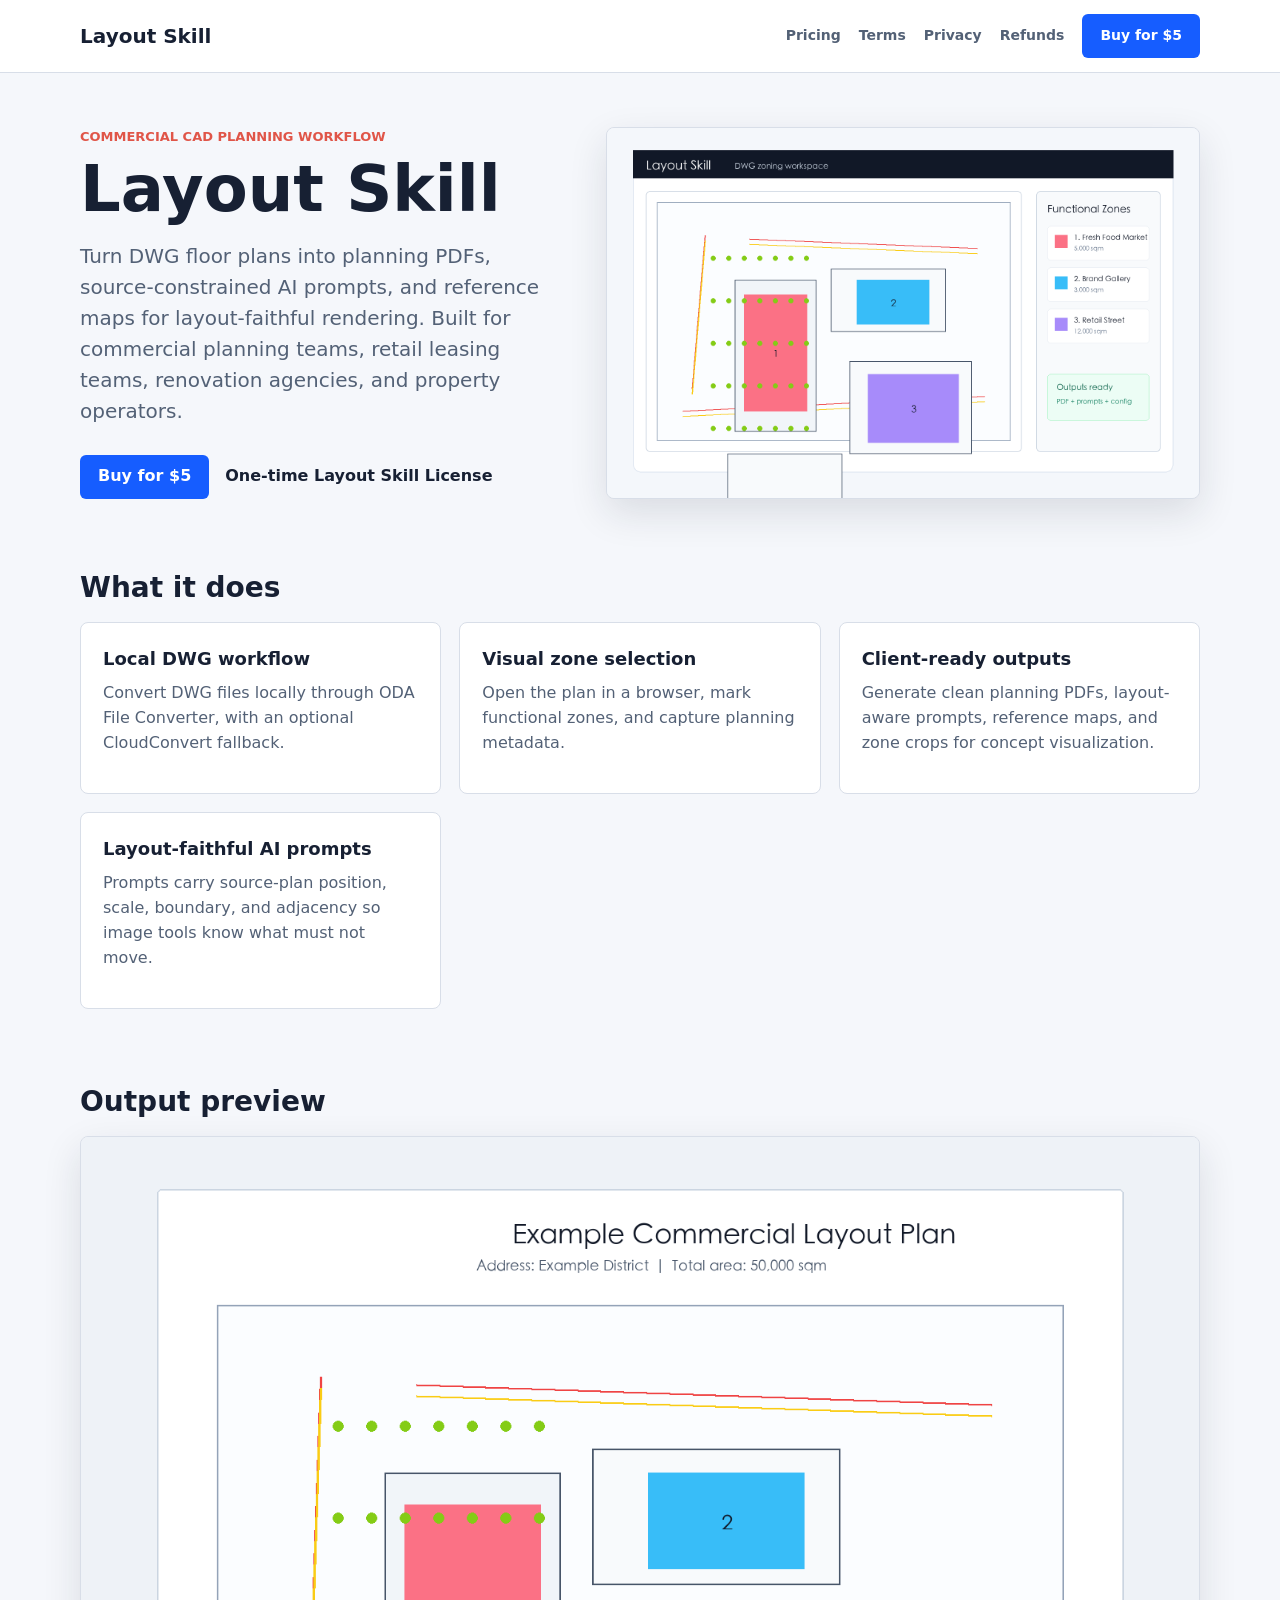
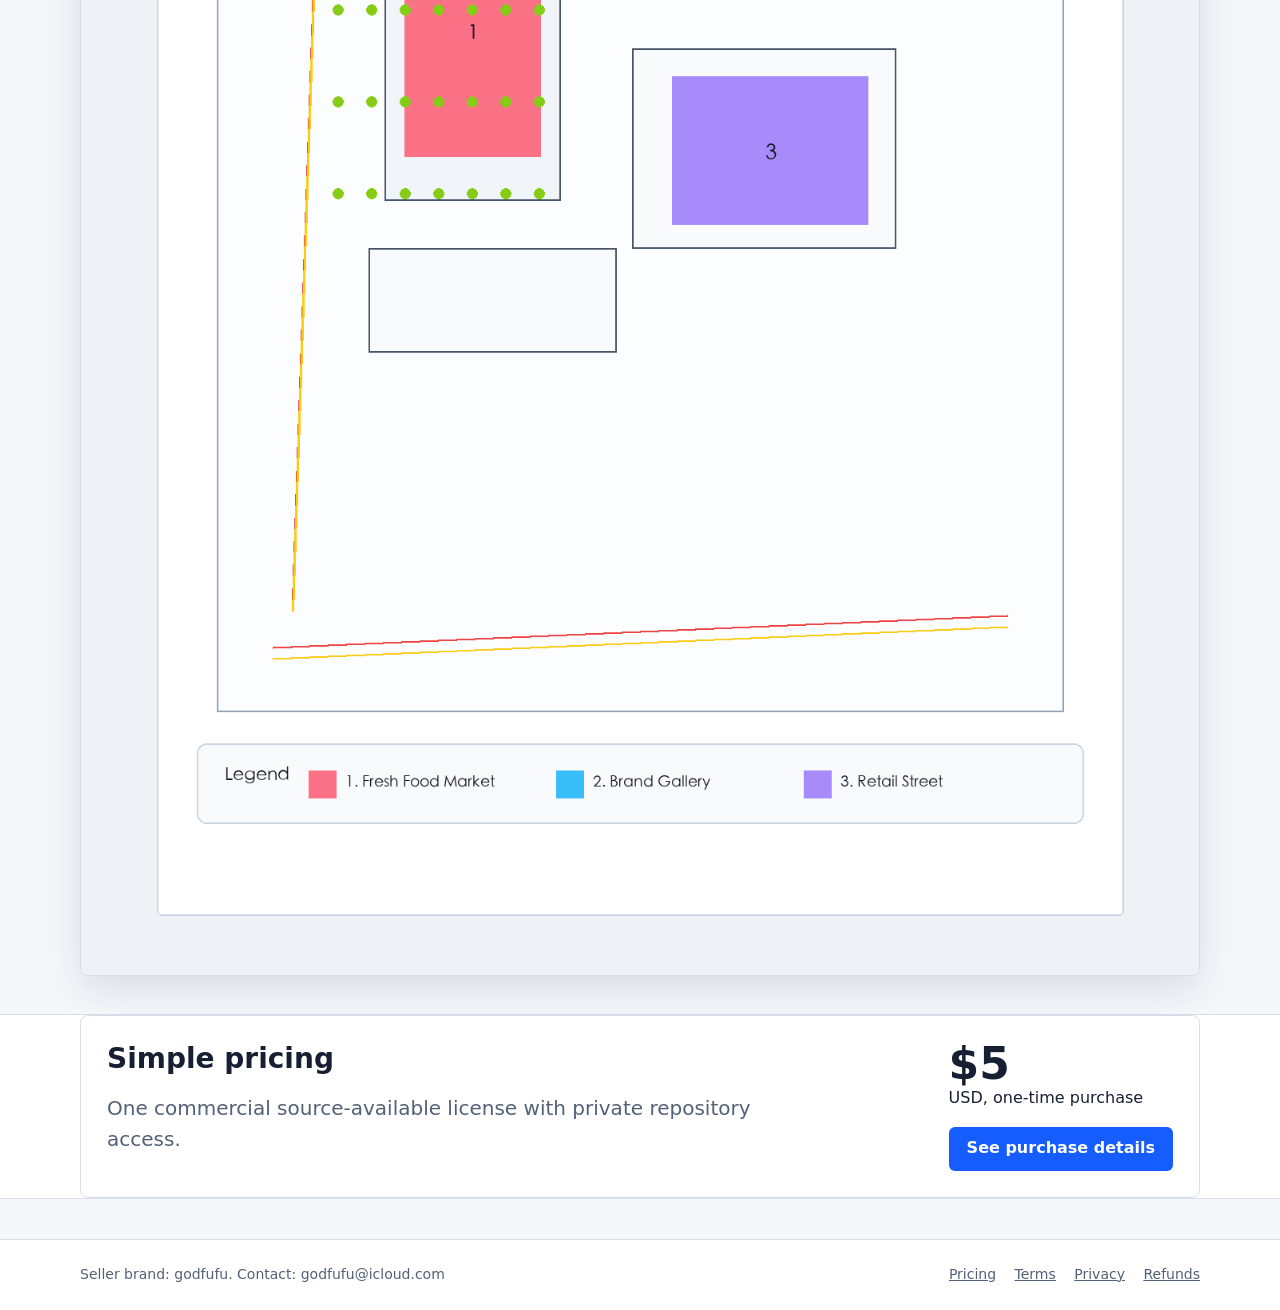
<file: index.html>
<!doctype html>
<html lang="en">
  <head>
    <meta charset="utf-8">
    <meta name="viewport" content="width=device-width, initial-scale=1">
    <title>Layout Skill - DWG Floor Plan Planning Tool</title>
    <meta name="description" content="Layout Skill turns DWG floor plans into planning PDFs, source-constrained AI prompts, and reference maps for layout-faithful rendering.">
    <link rel="stylesheet" href="styles.css">
  </head>
  <body>
    <header class="site-header">
      <nav class="nav" aria-label="Main navigation">
        <a class="brand" href="./">Layout Skill</a>
        <div class="nav-links">
          <a href="pricing/">Pricing</a>
          <a href="terms/">Terms</a>
          <a href="privacy/">Privacy</a>
          <a href="refund/">Refunds</a>
          <a class="button" href="pricing/">Buy for $5</a>
        </div>
      </nav>
    </header>

    <main>
      <section class="hero">
        <div>
          <div class="eyebrow">Commercial CAD planning workflow</div>
          <h1>Layout Skill</h1>
          <p class="lead">
            Turn DWG floor plans into planning PDFs, source-constrained AI prompts,
            and reference maps for layout-faithful rendering. Built for commercial
            planning teams, retail leasing teams, renovation agencies, and property operators.
          </p>
          <div class="hero-actions">
            <a class="button" href="pricing/">Buy for $5</a>
            <span class="price">One-time Layout Skill License</span>
          </div>
        </div>
        <div class="hero-media">
          <img src="assets/hero-screenshot.png" alt="Layout Skill interface with a floor plan and planning controls">
        </div>
      </section>

      <section class="section">
        <h2>What it does</h2>
        <div class="grid">
          <article class="card">
            <h3>Local DWG workflow</h3>
            <p>Convert DWG files locally through ODA File Converter, with an optional CloudConvert fallback.</p>
          </article>
          <article class="card">
            <h3>Visual zone selection</h3>
            <p>Open the plan in a browser, mark functional zones, and capture planning metadata.</p>
          </article>
          <article class="card">
            <h3>Client-ready outputs</h3>
            <p>Generate clean planning PDFs, layout-aware prompts, reference maps, and zone crops for concept visualization.</p>
          </article>
          <article class="card">
            <h3>Layout-faithful AI prompts</h3>
            <p>Prompts carry source-plan position, scale, boundary, and adjacency so image tools know what must not move.</p>
          </article>
        </div>
      </section>

      <section class="section image-band">
        <h2>Output preview</h2>
        <img src="assets/pdf-preview.png" alt="Example planning PDF generated by Layout Skill">
      </section>

      <section class="pricing">
        <div class="section pricing-box">
          <div>
            <h2>Simple pricing</h2>
            <p class="lead">One commercial source-available license with private repository access.</p>
          </div>
          <div>
            <div class="amount">$5</div>
            <p>USD, one-time purchase</p>
            <a class="button" href="pricing/">See purchase details</a>
          </div>
        </div>
      </section>
    </main>

    <footer class="site-footer">
      <div class="footer-inner">
        <span>Seller brand: godfufu. Contact: godfufu@icloud.com</span>
        <span>
          <a href="pricing/">Pricing</a>
          <a href="terms/">Terms</a>
          <a href="privacy/">Privacy</a>
          <a href="refund/">Refunds</a>
        </span>
      </div>
    </footer>
  </body>
</html>
</file>
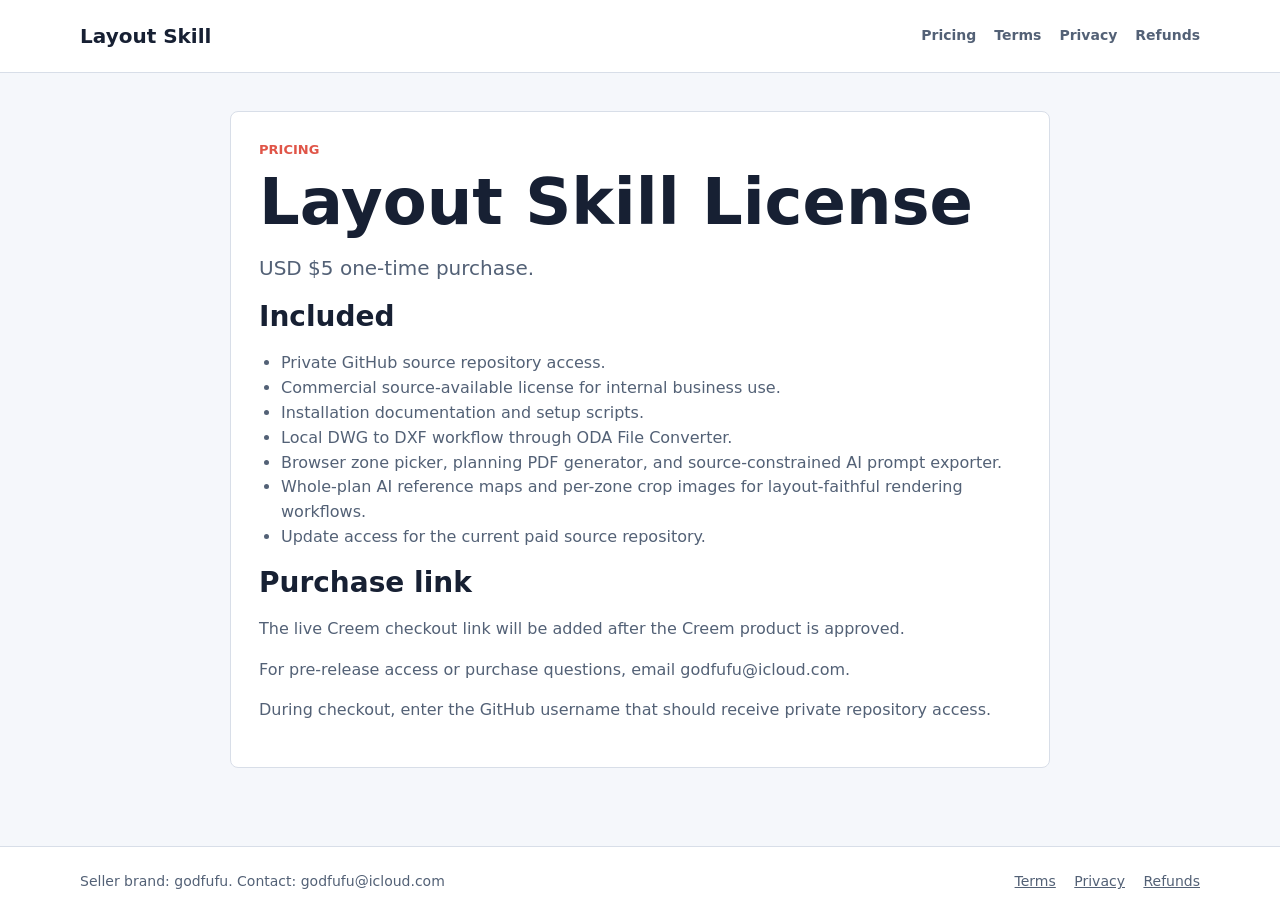
<file: pricing/index.html>
<!doctype html>
<html lang="en">
  <head>
    <meta charset="utf-8">
    <meta name="viewport" content="width=device-width, initial-scale=1">
    <title>Pricing - Layout Skill</title>
    <meta name="description" content="Layout Skill pricing: USD $5 one-time Layout Skill License.">
    <link rel="stylesheet" href="../styles.css">
  </head>
  <body>
    <header class="site-header">
      <nav class="nav" aria-label="Main navigation">
        <a class="brand" href="../">Layout Skill</a>
        <div class="nav-links">
          <a href="../pricing/">Pricing</a>
          <a href="../terms/">Terms</a>
          <a href="../privacy/">Privacy</a>
          <a href="../refund/">Refunds</a>
        </div>
      </nav>
    </header>

    <main class="section narrow">
      <div class="legal">
        <div class="eyebrow">Pricing</div>
        <h1>Layout Skill License</h1>
        <p class="lead">USD $5 one-time purchase.</p>
        <h2>Included</h2>
        <ul>
          <li>Private GitHub source repository access.</li>
          <li>Commercial source-available license for internal business use.</li>
          <li>Installation documentation and setup scripts.</li>
          <li>Local DWG to DXF workflow through ODA File Converter.</li>
          <li>Browser zone picker, planning PDF generator, and source-constrained AI prompt exporter.</li>
          <li>Whole-plan AI reference maps and per-zone crop images for layout-faithful rendering workflows.</li>
          <li>Update access for the current paid source repository.</li>
        </ul>
        <h2>Purchase link</h2>
        <p>The live Creem checkout link will be added after the Creem product is approved.</p>
        <p>For pre-release access or purchase questions, email godfufu@icloud.com.</p>
        <p>During checkout, enter the GitHub username that should receive private repository access.</p>
      </div>
    </main>

    <footer class="site-footer">
      <div class="footer-inner">
        <span>Seller brand: godfufu. Contact: godfufu@icloud.com</span>
        <span>
          <a href="../terms/">Terms</a>
          <a href="../privacy/">Privacy</a>
          <a href="../refund/">Refunds</a>
        </span>
      </div>
    </footer>
  </body>
</html>
</file>
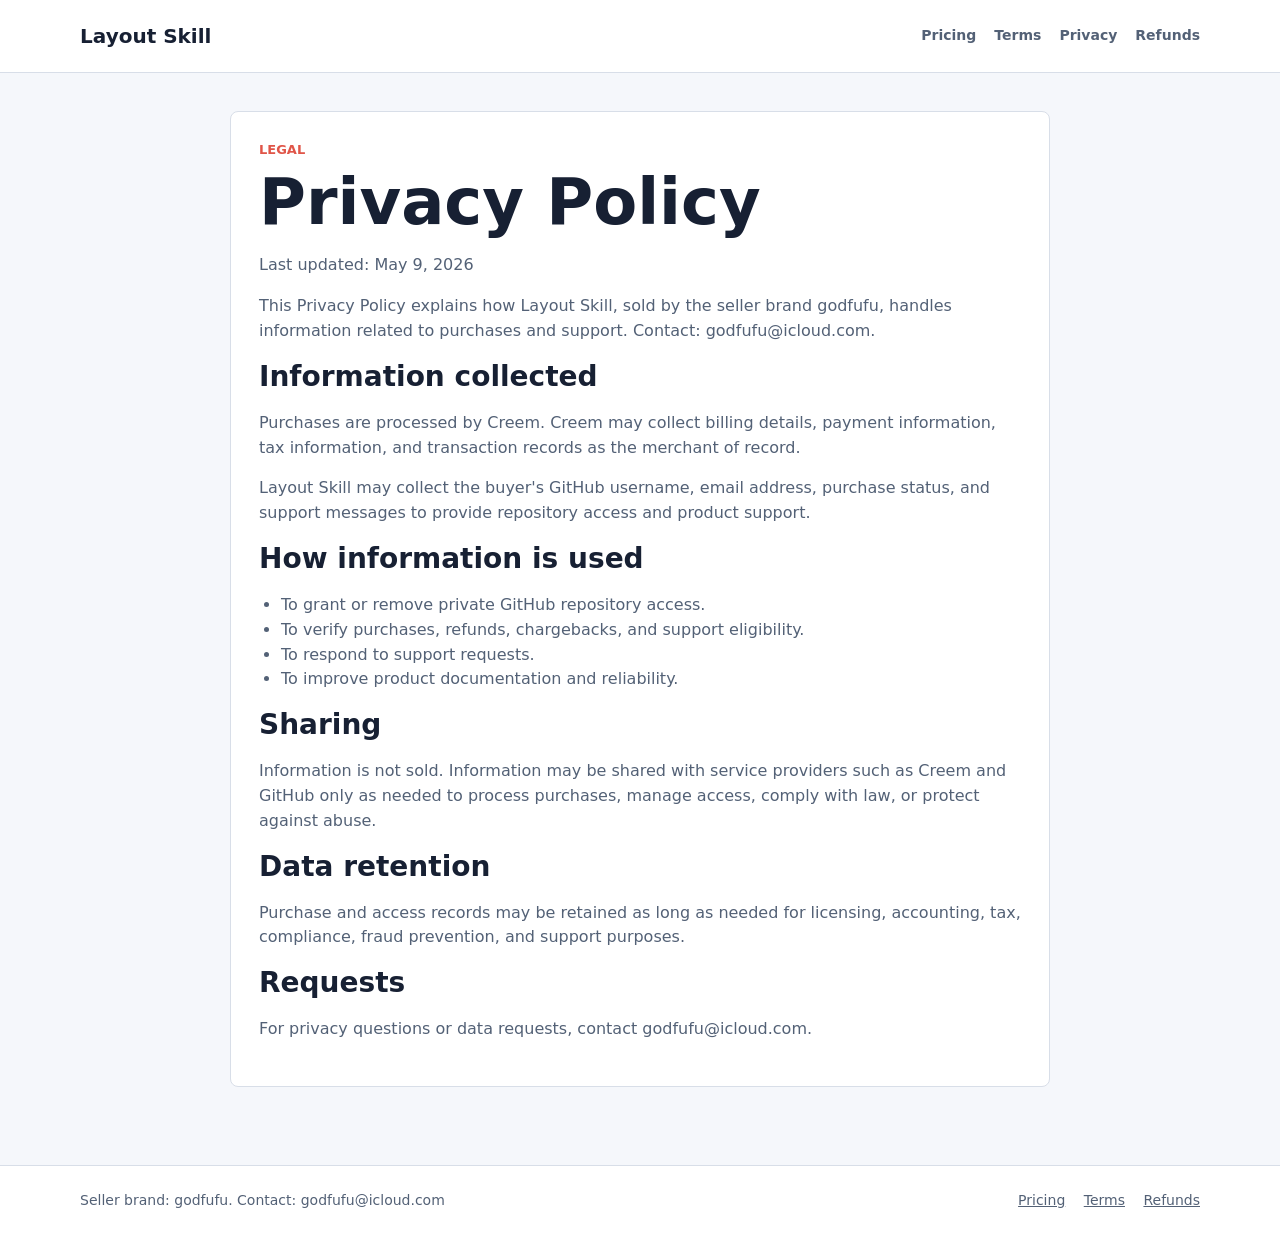
<file: privacy/index.html>
<!doctype html>
<html lang="en">
  <head>
    <meta charset="utf-8">
    <meta name="viewport" content="width=device-width, initial-scale=1">
    <title>Privacy Policy - Layout Skill</title>
    <meta name="description" content="Privacy Policy for Layout Skill.">
    <link rel="stylesheet" href="../styles.css">
  </head>
  <body>
    <header class="site-header">
      <nav class="nav" aria-label="Main navigation">
        <a class="brand" href="../">Layout Skill</a>
        <div class="nav-links">
          <a href="../pricing/">Pricing</a>
          <a href="../terms/">Terms</a>
          <a href="../privacy/">Privacy</a>
          <a href="../refund/">Refunds</a>
        </div>
      </nav>
    </header>

    <main class="section narrow">
      <article class="legal">
        <div class="eyebrow">Legal</div>
        <h1>Privacy Policy</h1>
        <p>Last updated: May 9, 2026</p>
        <p>
          This Privacy Policy explains how Layout Skill, sold by the seller brand
          godfufu, handles information related to purchases and support.
          Contact: godfufu@icloud.com.
        </p>

        <h2>Information collected</h2>
        <p>
          Purchases are processed by Creem. Creem may collect billing details,
          payment information, tax information, and transaction records as the merchant
          of record.
        </p>
        <p>
          Layout Skill may collect the buyer's GitHub username, email address, purchase
          status, and support messages to provide repository access and product support.
        </p>

        <h2>How information is used</h2>
        <ul>
          <li>To grant or remove private GitHub repository access.</li>
          <li>To verify purchases, refunds, chargebacks, and support eligibility.</li>
          <li>To respond to support requests.</li>
          <li>To improve product documentation and reliability.</li>
        </ul>

        <h2>Sharing</h2>
        <p>
          Information is not sold. Information may be shared with service providers such
          as Creem and GitHub only as needed to process purchases, manage access, comply
          with law, or protect against abuse.
        </p>

        <h2>Data retention</h2>
        <p>
          Purchase and access records may be retained as long as needed for licensing,
          accounting, tax, compliance, fraud prevention, and support purposes.
        </p>

        <h2>Requests</h2>
        <p>
          For privacy questions or data requests, contact godfufu@icloud.com.
        </p>
      </article>
    </main>

    <footer class="site-footer">
      <div class="footer-inner">
        <span>Seller brand: godfufu. Contact: godfufu@icloud.com</span>
        <span>
          <a href="../pricing/">Pricing</a>
          <a href="../terms/">Terms</a>
          <a href="../refund/">Refunds</a>
        </span>
      </div>
    </footer>
  </body>
</html>
</file>
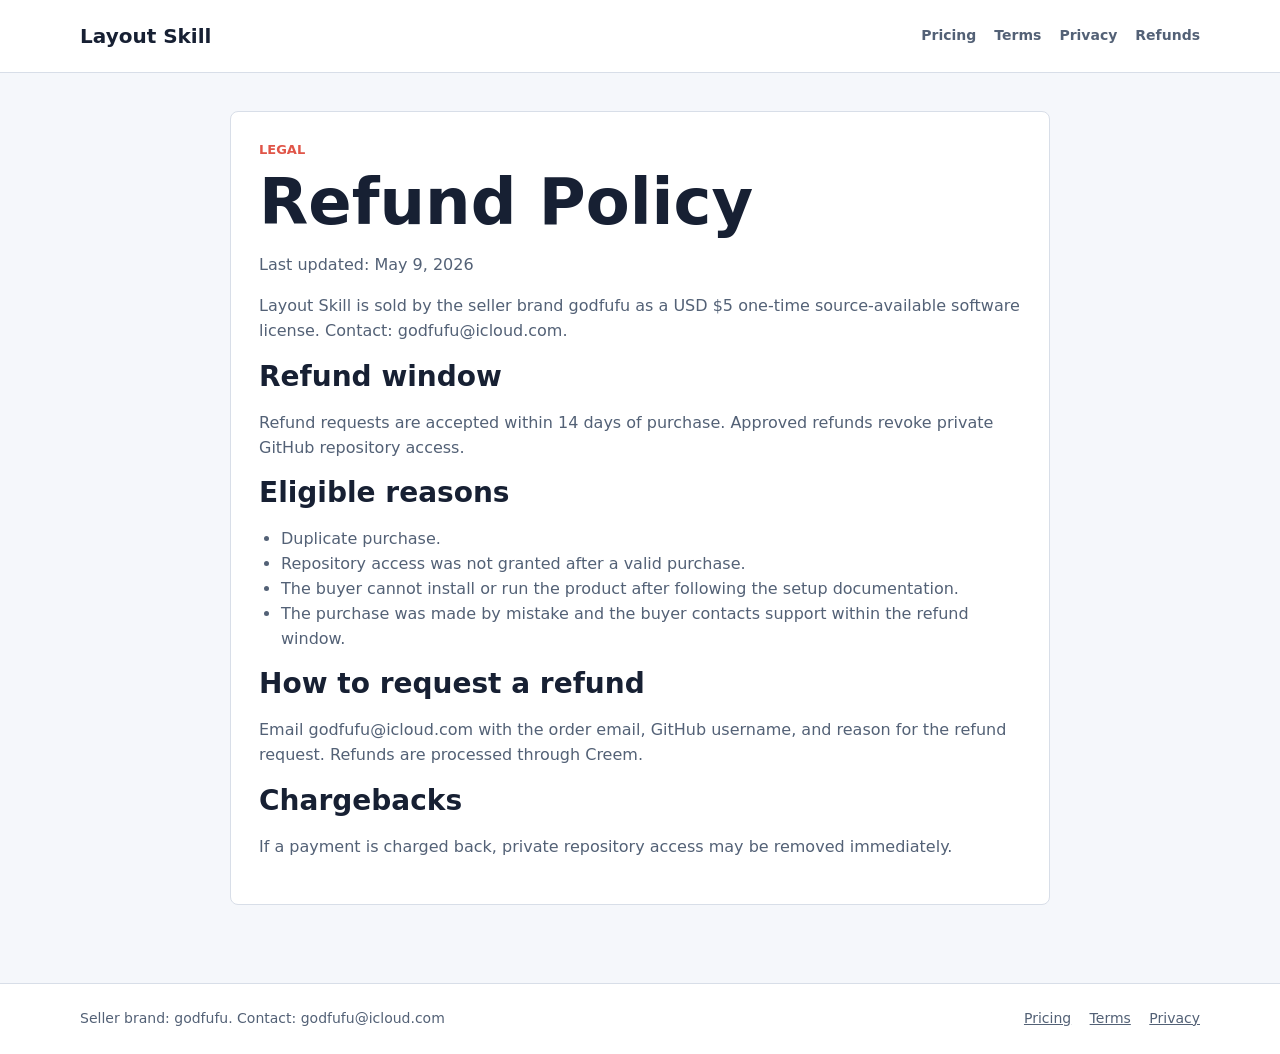
<file: refund/index.html>
<!doctype html>
<html lang="en">
  <head>
    <meta charset="utf-8">
    <meta name="viewport" content="width=device-width, initial-scale=1">
    <title>Refund Policy - Layout Skill</title>
    <meta name="description" content="Refund Policy for Layout Skill.">
    <link rel="stylesheet" href="../styles.css">
  </head>
  <body>
    <header class="site-header">
      <nav class="nav" aria-label="Main navigation">
        <a class="brand" href="../">Layout Skill</a>
        <div class="nav-links">
          <a href="../pricing/">Pricing</a>
          <a href="../terms/">Terms</a>
          <a href="../privacy/">Privacy</a>
          <a href="../refund/">Refunds</a>
        </div>
      </nav>
    </header>

    <main class="section narrow">
      <article class="legal">
        <div class="eyebrow">Legal</div>
        <h1>Refund Policy</h1>
        <p>Last updated: May 9, 2026</p>
        <p>
          Layout Skill is sold by the seller brand godfufu as a USD $5 one-time
          source-available software license. Contact: godfufu@icloud.com.
        </p>

        <h2>Refund window</h2>
        <p>
          Refund requests are accepted within 14 days of purchase. Approved refunds
          revoke private GitHub repository access.
        </p>

        <h2>Eligible reasons</h2>
        <ul>
          <li>Duplicate purchase.</li>
          <li>Repository access was not granted after a valid purchase.</li>
          <li>The buyer cannot install or run the product after following the setup documentation.</li>
          <li>The purchase was made by mistake and the buyer contacts support within the refund window.</li>
        </ul>

        <h2>How to request a refund</h2>
        <p>
          Email godfufu@icloud.com with the order email, GitHub username, and reason
          for the refund request. Refunds are processed through Creem.
        </p>

        <h2>Chargebacks</h2>
        <p>
          If a payment is charged back, private repository access may be removed
          immediately.
        </p>
      </article>
    </main>

    <footer class="site-footer">
      <div class="footer-inner">
        <span>Seller brand: godfufu. Contact: godfufu@icloud.com</span>
        <span>
          <a href="../pricing/">Pricing</a>
          <a href="../terms/">Terms</a>
          <a href="../privacy/">Privacy</a>
        </span>
      </div>
    </footer>
  </body>
</html>
</file>
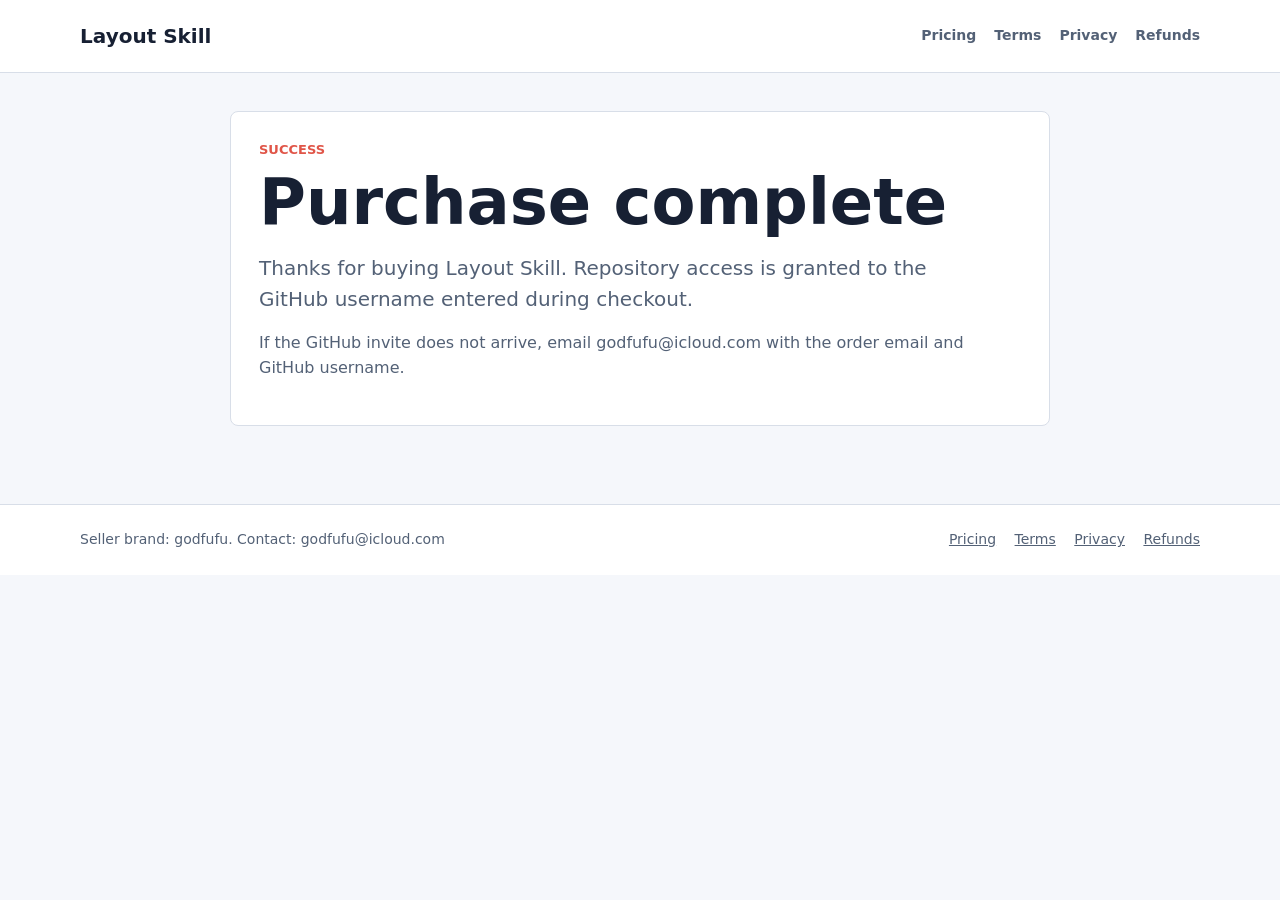
<file: success/index.html>
<!doctype html>
<html lang="en">
  <head>
    <meta charset="utf-8">
    <meta name="viewport" content="width=device-width, initial-scale=1">
    <title>Purchase Complete - Layout Skill</title>
    <meta name="description" content="Layout Skill purchase completed.">
    <link rel="stylesheet" href="../styles.css">
  </head>
  <body>
    <header class="site-header">
      <nav class="nav" aria-label="Main navigation">
        <a class="brand" href="../">Layout Skill</a>
        <div class="nav-links">
          <a href="../pricing/">Pricing</a>
          <a href="../terms/">Terms</a>
          <a href="../privacy/">Privacy</a>
          <a href="../refund/">Refunds</a>
        </div>
      </nav>
    </header>

    <main class="section narrow">
      <div class="legal">
        <div class="eyebrow">Success</div>
        <h1>Purchase complete</h1>
        <p class="lead">
          Thanks for buying Layout Skill. Repository access is granted to the
          GitHub username entered during checkout.
        </p>
        <p>
          If the GitHub invite does not arrive, email godfufu@icloud.com with
          the order email and GitHub username.
        </p>
      </div>
    </main>

    <footer class="site-footer">
      <div class="footer-inner">
        <span>Seller brand: godfufu. Contact: godfufu@icloud.com</span>
        <span>
          <a href="../pricing/">Pricing</a>
          <a href="../terms/">Terms</a>
          <a href="../privacy/">Privacy</a>
          <a href="../refund/">Refunds</a>
        </span>
      </div>
    </footer>
  </body>
</html>
</file>
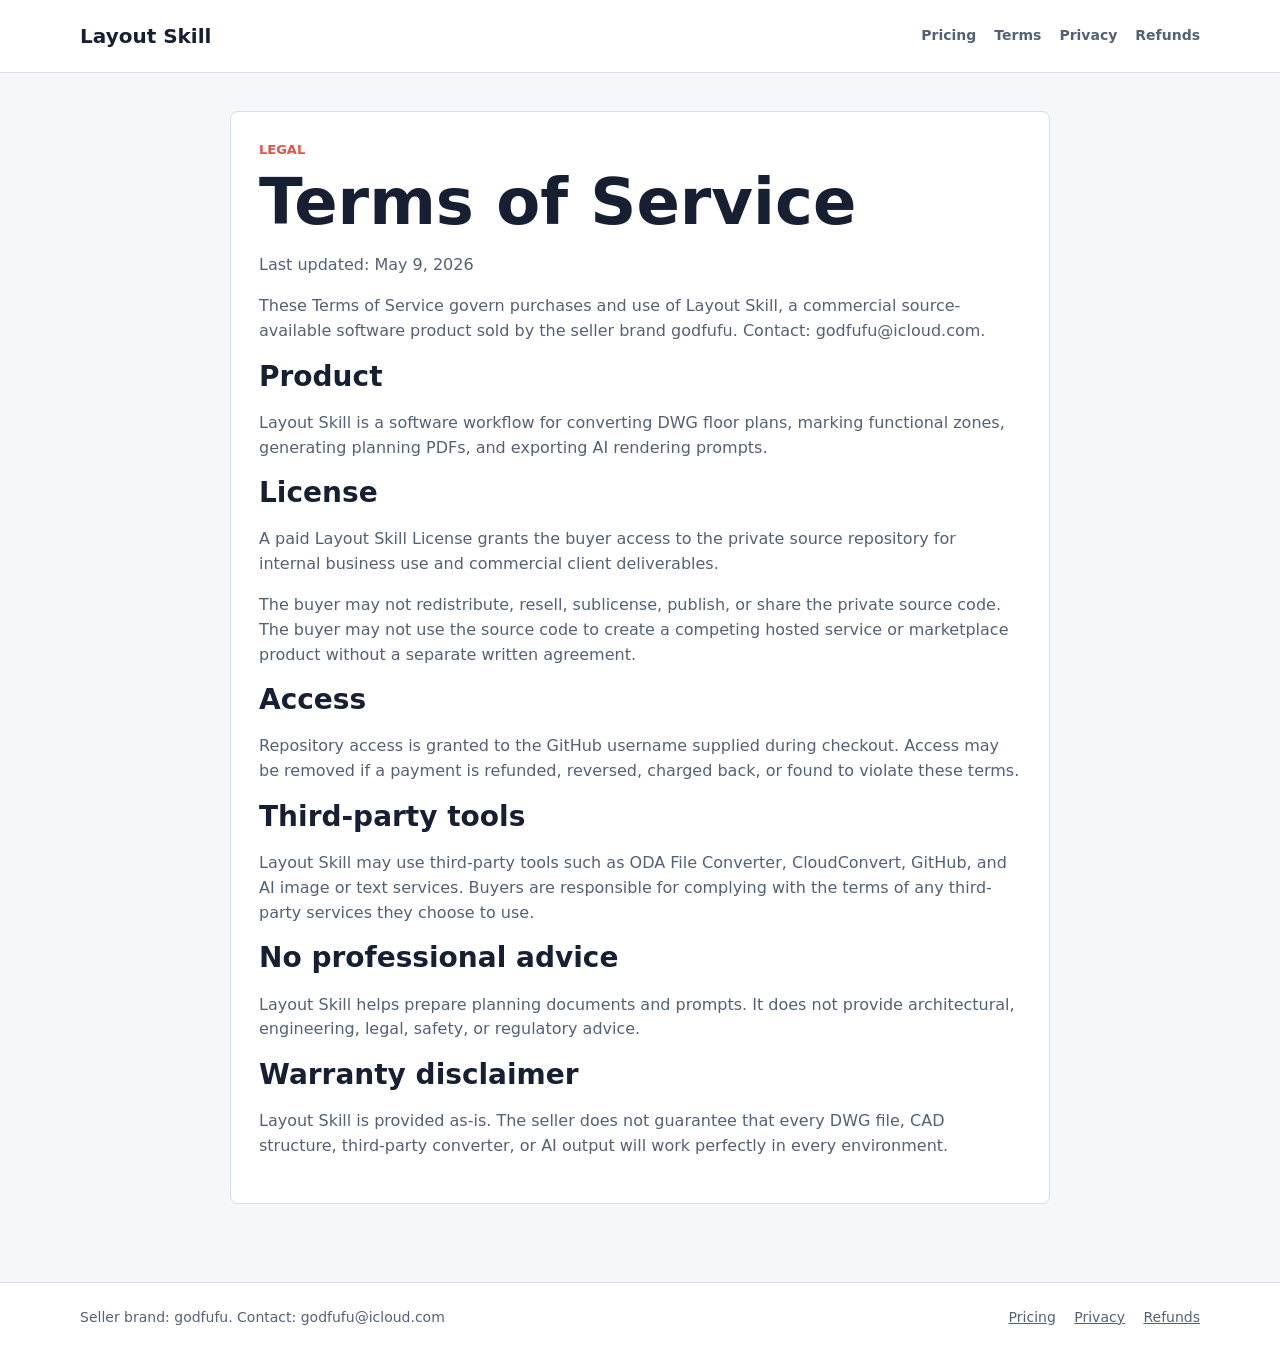
<file: terms/index.html>
<!doctype html>
<html lang="en">
  <head>
    <meta charset="utf-8">
    <meta name="viewport" content="width=device-width, initial-scale=1">
    <title>Terms of Service - Layout Skill</title>
    <meta name="description" content="Terms of Service for Layout Skill.">
    <link rel="stylesheet" href="../styles.css">
  </head>
  <body>
    <header class="site-header">
      <nav class="nav" aria-label="Main navigation">
        <a class="brand" href="../">Layout Skill</a>
        <div class="nav-links">
          <a href="../pricing/">Pricing</a>
          <a href="../terms/">Terms</a>
          <a href="../privacy/">Privacy</a>
          <a href="../refund/">Refunds</a>
        </div>
      </nav>
    </header>

    <main class="section narrow">
      <article class="legal">
        <div class="eyebrow">Legal</div>
        <h1>Terms of Service</h1>
        <p>Last updated: May 9, 2026</p>
        <p>
          These Terms of Service govern purchases and use of Layout Skill, a commercial
          source-available software product sold by the seller brand godfufu.
          Contact: godfufu@icloud.com.
        </p>

        <h2>Product</h2>
        <p>
          Layout Skill is a software workflow for converting DWG floor plans, marking
          functional zones, generating planning PDFs, and exporting AI rendering prompts.
        </p>

        <h2>License</h2>
        <p>
          A paid Layout Skill License grants the buyer access to the private source
          repository for internal business use and commercial client deliverables.
        </p>
        <p>
          The buyer may not redistribute, resell, sublicense, publish, or share the
          private source code. The buyer may not use the source code to create a competing
          hosted service or marketplace product without a separate written agreement.
        </p>

        <h2>Access</h2>
        <p>
          Repository access is granted to the GitHub username supplied during checkout.
          Access may be removed if a payment is refunded, reversed, charged back, or found
          to violate these terms.
        </p>

        <h2>Third-party tools</h2>
        <p>
          Layout Skill may use third-party tools such as ODA File Converter, CloudConvert,
          GitHub, and AI image or text services. Buyers are responsible for complying with
          the terms of any third-party services they choose to use.
        </p>

        <h2>No professional advice</h2>
        <p>
          Layout Skill helps prepare planning documents and prompts. It does not provide
          architectural, engineering, legal, safety, or regulatory advice.
        </p>

        <h2>Warranty disclaimer</h2>
        <p>
          Layout Skill is provided as-is. The seller does not guarantee that every DWG
          file, CAD structure, third-party converter, or AI output will work perfectly in
          every environment.
        </p>
      </article>
    </main>

    <footer class="site-footer">
      <div class="footer-inner">
        <span>Seller brand: godfufu. Contact: godfufu@icloud.com</span>
        <span>
          <a href="../pricing/">Pricing</a>
          <a href="../privacy/">Privacy</a>
          <a href="../refund/">Refunds</a>
        </span>
      </div>
    </footer>
  </body>
</html>
</file>
<file: styles.css>
:root {
  color-scheme: light;
  --ink: #172033;
  --muted: #536176;
  --line: #d8dee8;
  --panel: #ffffff;
  --paper: #f5f7fb;
  --blue: #165dff;
  --blue-dark: #0d3fae;
  --accent: #e05548;
  font-family: Inter, ui-sans-serif, system-ui, -apple-system, BlinkMacSystemFont, "Segoe UI", sans-serif;
}

* {
  box-sizing: border-box;
}

body {
  margin: 0;
  background: var(--paper);
  color: var(--ink);
  line-height: 1.55;
}

a {
  color: var(--blue);
}

.site-header {
  background: #fff;
  border-bottom: 1px solid var(--line);
}

.nav {
  width: min(1120px, calc(100% - 32px));
  margin: 0 auto;
  min-height: 72px;
  display: flex;
  align-items: center;
  justify-content: space-between;
  gap: 24px;
}

.brand {
  color: var(--ink);
  font-weight: 800;
  text-decoration: none;
  font-size: 20px;
}

.nav-links {
  display: flex;
  align-items: center;
  gap: 18px;
  flex-wrap: wrap;
}

.nav-links a {
  color: var(--muted);
  text-decoration: none;
  font-weight: 600;
  font-size: 14px;
}

.nav-links .button {
  color: #fff;
}

.button {
  display: inline-flex;
  align-items: center;
  justify-content: center;
  min-height: 44px;
  padding: 0 18px;
  border-radius: 6px;
  background: var(--blue);
  color: #fff;
  text-decoration: none;
  font-weight: 700;
}

.button:hover {
  background: var(--blue-dark);
}

.hero {
  width: min(1120px, calc(100% - 32px));
  margin: 54px auto 34px;
  display: grid;
  grid-template-columns: minmax(0, 0.9fr) minmax(320px, 1.1fr);
  gap: 40px;
  align-items: center;
}

.eyebrow {
  color: var(--accent);
  text-transform: uppercase;
  font-weight: 800;
  letter-spacing: 0;
  font-size: 13px;
}

h1 {
  margin: 10px 0 18px;
  font-size: clamp(36px, 5vw, 64px);
  line-height: 1.02;
  letter-spacing: 0;
}

h2 {
  margin: 0 0 18px;
  font-size: 28px;
  line-height: 1.18;
}

h3 {
  margin: 0 0 8px;
  font-size: 18px;
}

p {
  margin: 0 0 16px;
}

.lead {
  color: var(--muted);
  font-size: 20px;
  max-width: 680px;
}

.hero-actions {
  display: flex;
  align-items: center;
  gap: 16px;
  flex-wrap: wrap;
  margin-top: 28px;
}

.price {
  color: var(--ink);
  font-weight: 800;
}

.hero-media img,
.image-band img {
  display: block;
  width: 100%;
  border: 1px solid var(--line);
  border-radius: 8px;
  background: #fff;
  box-shadow: 0 14px 38px rgba(23, 32, 51, 0.12);
}

.section {
  width: min(1120px, calc(100% - 32px));
  margin: 0 auto;
  padding: 38px 0;
}

.section.narrow {
  width: min(820px, calc(100% - 32px));
}

.grid {
  display: grid;
  grid-template-columns: repeat(3, minmax(0, 1fr));
  gap: 18px;
}

.card {
  background: var(--panel);
  border: 1px solid var(--line);
  border-radius: 8px;
  padding: 22px;
}

.card p,
.legal p,
.legal li {
  color: var(--muted);
}

.pricing {
  background: #fff;
  border-top: 1px solid var(--line);
  border-bottom: 1px solid var(--line);
}

.pricing-box {
  display: grid;
  grid-template-columns: minmax(0, 1fr) auto;
  gap: 24px;
  align-items: center;
  background: var(--panel);
  border: 1px solid var(--line);
  border-radius: 8px;
  padding: 26px;
}

.amount {
  font-size: 44px;
  font-weight: 850;
  line-height: 1;
}

.legal {
  background: #fff;
  border: 1px solid var(--line);
  border-radius: 8px;
  padding: 28px;
}

.legal ul {
  padding-left: 22px;
}

.site-footer {
  border-top: 1px solid var(--line);
  background: #fff;
  margin-top: 40px;
}

.footer-inner {
  width: min(1120px, calc(100% - 32px));
  margin: 0 auto;
  padding: 24px 0;
  color: var(--muted);
  display: flex;
  justify-content: space-between;
  gap: 16px;
  flex-wrap: wrap;
  font-size: 14px;
}

.footer-inner a {
  color: var(--muted);
  margin-left: 14px;
}

@media (max-width: 820px) {
  .nav {
    align-items: flex-start;
    flex-direction: column;
    padding: 18px 0;
  }

  .hero,
  .pricing-box {
    grid-template-columns: 1fr;
  }

  .grid {
    grid-template-columns: 1fr;
  }

  .amount {
    font-size: 36px;
  }
}
</file>
